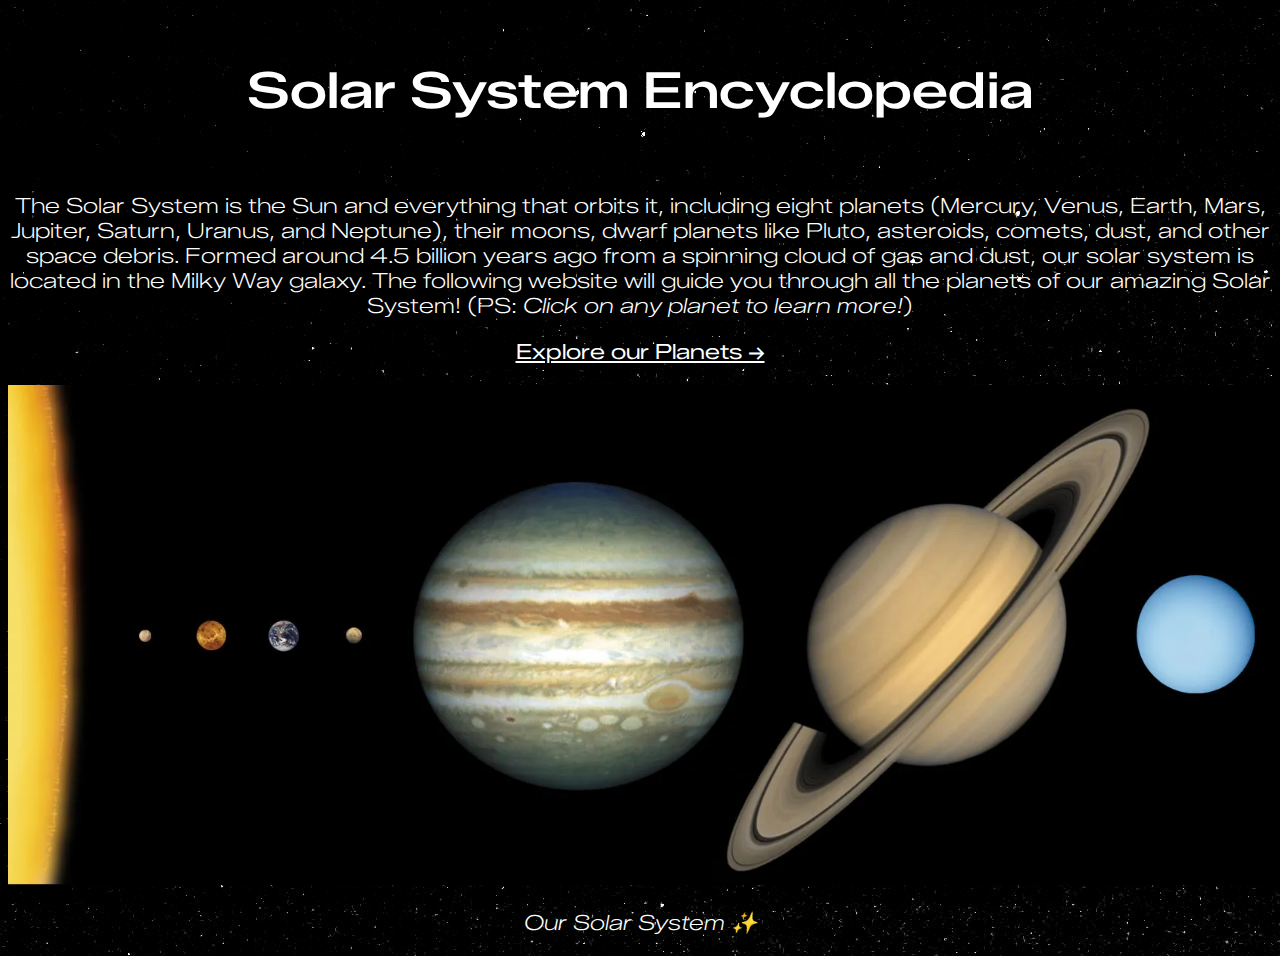
<file: index.html>
<!DOCTYPE html>
<html lang="en">
<head>
    <meta charset="UTF-8">
    <meta name="viewport" content="width=device-width, initial-scale=1.0">
    <title>Our Solar System 💫</title>
    <link rel="preconnect" href="https://fonts.googleapis.com">
    <link rel="preconnect" href="https://fonts.gstatic.com" crossorigin>
    <link href="https://fonts.googleapis.com/css2?family=Zalando+Sans+Expanded:ital,wght@0,200..900;1,200..900&display=swap" rel="stylesheet">
    <link rel="stylesheet" href="style.css">
</head>
<body>
    <br>
    <h1>Solar System Encyclopedia</h1>
    <br>
    <p>The Solar System is the Sun and everything that orbits it, including eight planets (Mercury, Venus, Earth, Mars, Jupiter, Saturn, Uranus, and Neptune), their moons, dwarf planets like Pluto, asteroids, comets, dust, and other space debris. Formed around 4.5 billion years ago from a spinning cloud of gas and dust, our solar system is located in the Milky Way galaxy. The following website will guide you through all the planets of our amazing Solar System! (PS: <i>Click on any planet to learn more!</i>)</p>

    <a href="./solarsystem.html"><p><b>Explore our Planets →</b></p></a>
    <img src="./images/Pluto Montage Solar System.webp" alt="Our Solar System" height="500">
    <p><i>Our Solar System  ✨</i></p>
</body>
</html>
</file>
<file: style.css>
body
{
    background-image: url(./images/Black\ Sky\ Stars.jpg);
}

h1{ 
    text-align: center;
    color: white;
    font-size: 50px;
    font-family: "Zalando Sans Expanded", sans-serif;
    font-optical-sizing: auto;
    font-weight: 550;
    font-style: normal;
}

p{
    text-align: center;
    color: white;
    font-size: 21px;
    font-family: "Zalando Sans Expanded", sans-serif;
    font-optical-sizing: auto;
    font-weight: 200;
    font-style: normal;
}

a{
    text-decoration: underline;
    text-decoration-color: #FFFFFF;
}
</file>
